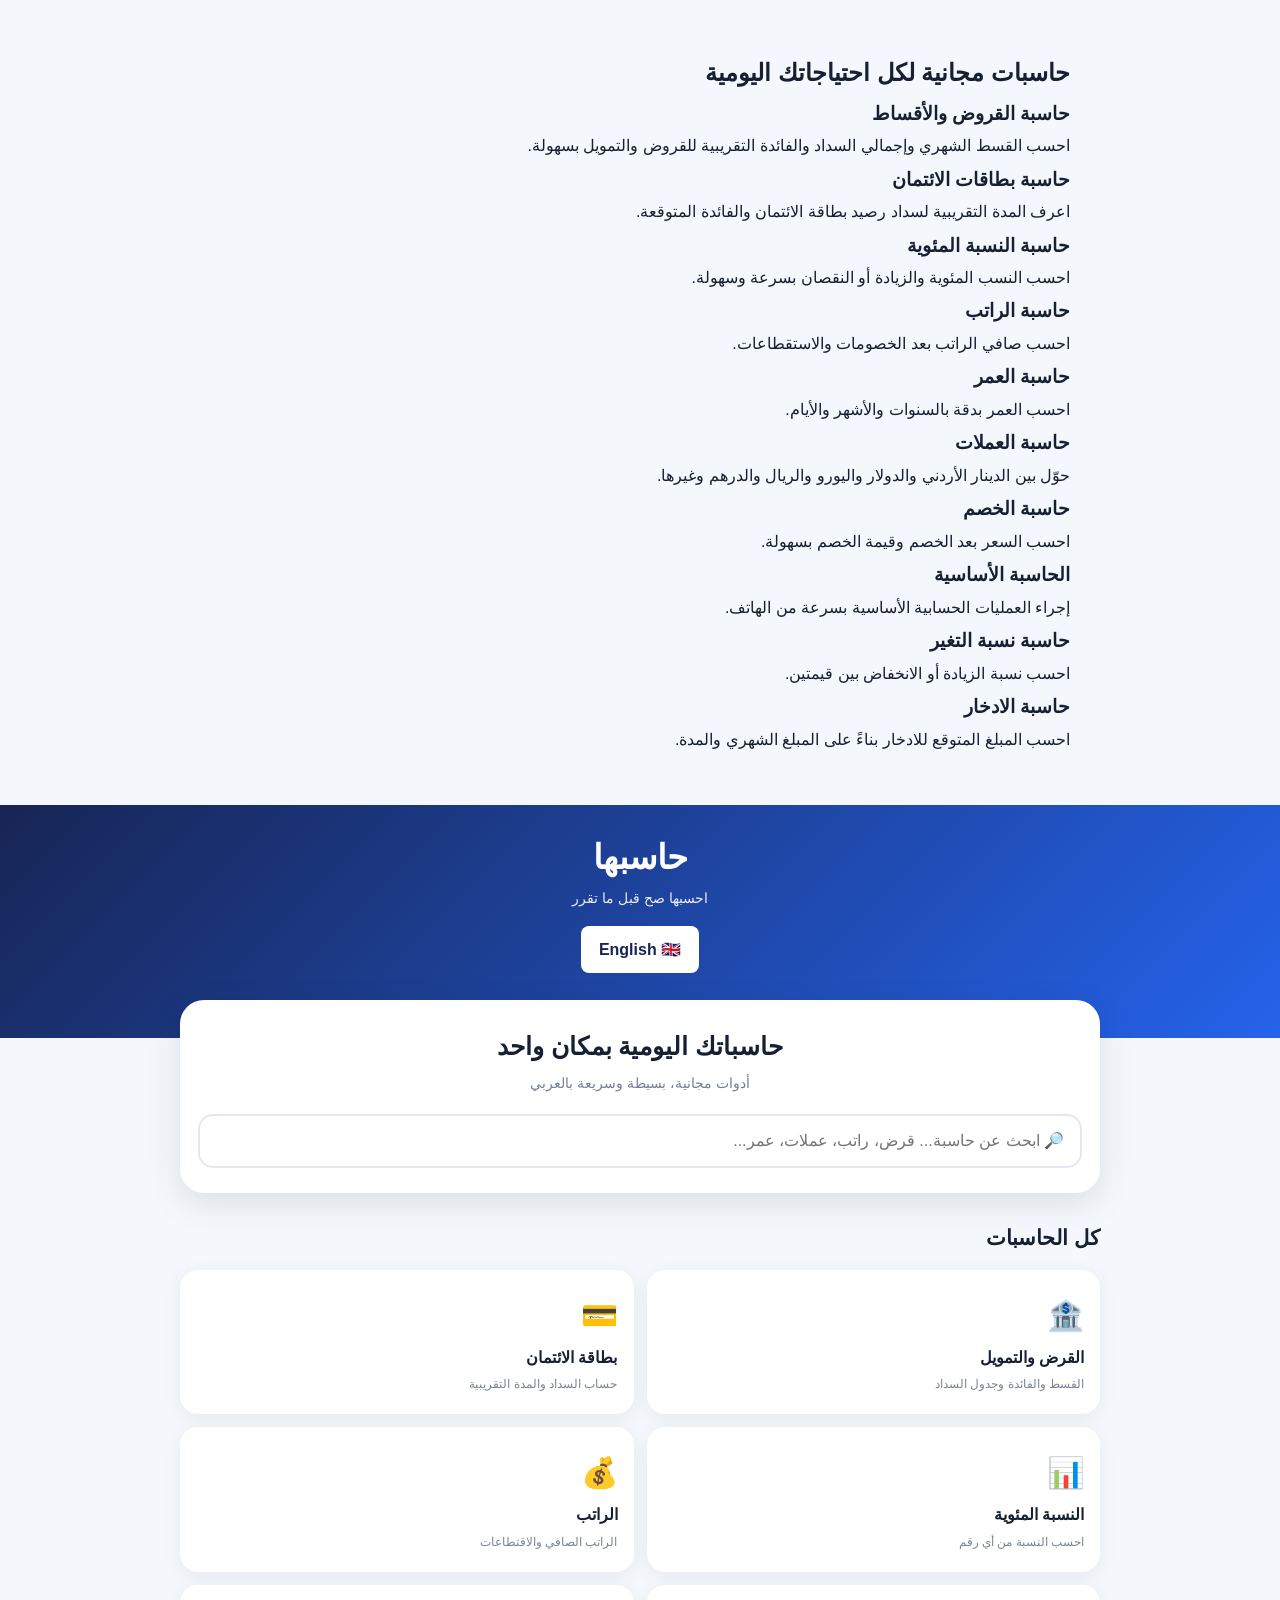
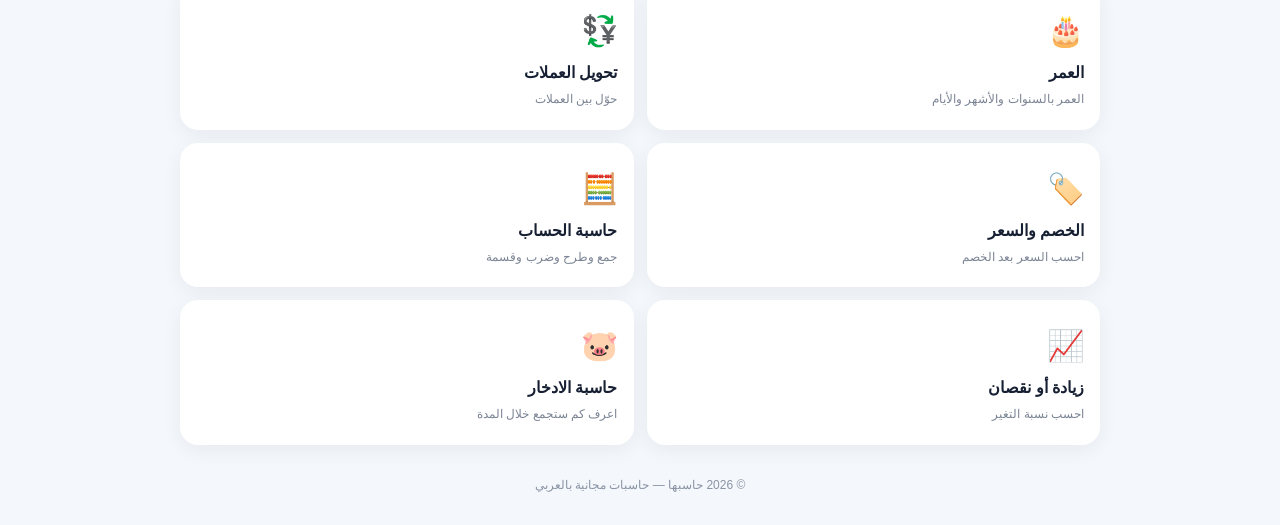
<file: index.html>
<!DOCTYPE html>
<html lang="ar" dir="rtl">
<head>
<meta name="google-site-verification" content="KtPRBfcMTewbkzMT90OExhChbfPAh-9Cf-xUpydOajU" />
<meta charset="UTF-8">
<title>حاسبها | حاسبات القروض والرواتب والعملات والنسب</title>

<meta name="description" content="حاسبها موقع عربي مجاني للحسابات اليومية. احسب القروض والأقساط والرواتب والنسب المئوية والعمر والعملات والخصومات والادخار بسهولة.">

<meta name="keywords" content="حاسبة قرض, حاسبة قسط, حاسبة تمويل, حاسبة راتب, حاسبة نسبة مئوية, حاسبة عمر, حاسبة عملات, حاسبة خصم, حاسبة ادخار">

<meta name="robots" content="index, follow">

<link rel="canonical" href="https://zaidowiedat-lab.github.io/hasbha-/">
<meta name="viewport" content="width=device-width, initial-scale=1.0">
<title>حاسبها | حاسبات القروض والرواتب والعملات والنسب</title>

<style>
*{
  box-sizing:border-box;
  margin:0;
  padding:0;
}

body{
  font-family:Tahoma,Arial,sans-serif;
  background:#f4f7fb;
  color:#172033;
  line-height:1.7;
}

header{
  background:linear-gradient(135deg,#172554,#2563eb);
  color:white;
  padding:24px 15px 65px;
  text-align:center;
}

.logo{
  font-size:34px;
  font-weight:900;
}

.tagline{
  font-size:14px;
  opacity:.9;
}

.container{
  max-width:950px;
  margin:auto;
  padding:0 15px;
}

.hero{
  margin-top:-38px;
}

.hero-box{
  background:white;
  border-radius:24px;
  padding:25px 18px;
  box-shadow:0 10px 35px rgba(0,0,0,.10);
  text-align:center;
}

.hero-box h1{
  font-size:25px;
  margin-bottom:5px;
}

.hero-box p{
  color:#758095;
  font-size:14px;
  margin-bottom:18px;
}

.search{
  width:100%;
  padding:16px;
  border:2px solid #e3e8f0;
  border-radius:15px;
  font-size:16px;
  outline:none;
}

.search:focus{
  border-color:#2563eb;
}

.section-title{
  margin:27px 0 14px;
  font-size:21px;
}

.cards{
  display:grid;
  grid-template-columns:repeat(2,1fr);
  gap:13px;
}

.card{
  background:white;
  border-radius:18px;
  padding:18px 14px;
  box-shadow:0 5px 20px rgba(0,0,0,.06);
  cursor:pointer;
  border:2px solid transparent;
  transition:.2s;
}

.card:hover{
  border-color:#2563eb;
  transform:translateY(-2px);
}

.card-icon{
  font-size:30px;
}

.card h3{
  font-size:16px;
  margin:3px 0;
}

.card p{
  color:#7b8494;
  font-size:12px;
}

.calculator{
  display:none;
  background:white;
  margin:25px 0;
  padding:22px 17px;
  border-radius:21px;
  box-shadow:0 6px 25px rgba(0,0,0,.07);
}

.calculator.active{
  display:block;
}

.calculator h2{
  font-size:22px;
  margin-bottom:4px;
}

.description{
  color:#788395;
  font-size:13px;
  margin-bottom:18px;
}

label{
  display:block;
  font-weight:bold;
  font-size:14px;
  margin:12px 0 5px;
}

input,select{
  width:100%;
  padding:13px;
  border:1px solid #d9e0eb;
  border-radius:11px;
  font-size:16px;
  background:white;
  outline:none;
}

input:focus,select:focus{
  border-color:#2563eb;
}

button{
  width:100%;
  border:0;
  padding:14px;
  margin-top:17px;
  border-radius:12px;
  background:#2563eb;
  color:white;
  font-size:16px;
  font-weight:bold;
  cursor:pointer;
}

button:hover{
  background:#1d4ed8;
}

.back{
  background:#edf1f6;
  color:#263247;
}

.result{
  background:#eff6ff;
  color:#172554;
  padding:16px;
  border-radius:13px;
  margin-top:17px;
  min-height:55px;
}

.result strong{
  font-size:21px;
}

.table-wrap{
  overflow-x:auto;
  margin-top:18px;
}

table{
  width:100%;
  border-collapse:collapse;
  font-size:12px;
  min-width:600px;
}

th,td{
  padding:8px;
  border-bottom:1px solid #e5e9f0;
  text-align:center;
}

th{
  background:#eef4ff;
}

.note{
  font-size:11px;
  color:#7c8797;
  margin-top:10px;
}

.no-results{
  display:none;
  background:white;
  padding:25px;
  text-align:center;
  border-radius:16px;
  color:#788395;
}

footer{
  text-align:center;
  padding:30px 15px;
  color:#8a94a5;
  font-size:12px;
}

.hidden{
  display:none!important;
}

@media(max-width:600px){
  .cards{
    grid-template-columns:1fr 1fr;
  }

  .card{
    padding:16px 11px;
  }

  .card h3{
    font-size:14px;
  }

  .hero-box h1{
    font-size:22px;
  }
}
</style>
<!-- SEO: Calculator topics -->
<section style="max-width:900px;margin:30px auto;padding:20px;line-height:1.9;">
  <h2>حاسبات مجانية لكل احتياجاتك اليومية</h2>

  <h3>حاسبة القروض والأقساط</h3>
  <p>احسب القسط الشهري وإجمالي السداد والفائدة التقريبية للقروض والتمويل بسهولة.</p>

  <h3>حاسبة بطاقات الائتمان</h3>
  <p>اعرف المدة التقريبية لسداد رصيد بطاقة الائتمان والفائدة المتوقعة.</p>

  <h3>حاسبة النسبة المئوية</h3>
  <p>احسب النسب المئوية والزيادة أو النقصان بسرعة وسهولة.</p>

  <h3>حاسبة الراتب</h3>
  <p>احسب صافي الراتب بعد الخصومات والاستقطاعات.</p>

  <h3>حاسبة العمر</h3>
  <p>احسب العمر بدقة بالسنوات والأشهر والأيام.</p>

  <h3>حاسبة العملات</h3>
  <p>حوّل بين الدينار الأردني والدولار واليورو والريال والدرهم وغيرها.</p>

  <h3>حاسبة الخصم</h3>
  <p>احسب السعر بعد الخصم وقيمة الخصم بسهولة.</p>

  <h3>الحاسبة الأساسية</h3>
  <p>إجراء العمليات الحسابية الأساسية بسرعة من الهاتف.</p>

  <h3>حاسبة نسبة التغير</h3>
  <p>احسب نسبة الزيادة أو الانخفاض بين قيمتين.</p>

  <h3>حاسبة الادخار</h3>
  <p>احسب المبلغ المتوقع للادخار بناءً على المبلغ الشهري والمدة.</p>
</section>
<script type="application/ld+json">
{
  "@context": "https://schema.org",
  "@type": "WebSite",
  "name": "حاسبها",
  "url": "https://zaidowiedat-lab.github.io/hasbha-/",
  "description": "حاسبها موقع عربي مجاني للحسابات اليومية والقروض والرواتب والنسب والعملات والخصومات والادخار",
  "inLanguage": "ar"
}
</script>

</head>

<body>

<header>
  <div class="logo">حاسبها</div>
  <div class="tagline">احسبها صح قبل ما تقرر</div>
  <a href="/hasbha-/en/" style="display:inline-block;margin-top:15px;padding:10px 18px;background:white;color:#172554;border-radius:8px;text-decoration:none;font-weight:bold;">English 🇬🇧</a>
</header>

<div class="container">

<div class="hero">
  <div class="hero-box">
    <h1>حاسباتك اليومية بمكان واحد</h1>
    <p>أدوات مجانية، بسيطة وسريعة بالعربي</p>

    <input
      id="search"
      class="search"
      type="text"
      placeholder="🔎 ابحث عن حاسبة... قرض، راتب، عملات، عمر..."
      oninput="searchCalculators()">
  </div>
</div>


<h2 class="section-title">كل الحاسبات</h2>

<div class="cards" id="cards">

<div class="card" data-name="قرض قسط تمويل بنك فائدة" onclick="openCalc('loan')">
<div class="card-icon">🏦</div>
<h3>القرض والتمويل</h3>
<p>القسط والفائدة وجدول السداد</p>
</div>

<div class="card" data-name="بطاقة ائتمان فيزا ماستر كارد قسط بطاقة" onclick="openCalc('card')">
<div class="card-icon">💳</div>
<h3>بطاقة الائتمان</h3>
<p>حساب السداد والمدة التقريبية</p>
</div>

<div class="card" data-name="نسبة مئوية نسبة حساب" onclick="openCalc('percentage')">
<div class="card-icon">📊</div>
<h3>النسبة المئوية</h3>
<p>احسب النسبة من أي رقم</p>
</div>

<div class="card" data-name="راتب دخل خصم اقتطاع راتب صافي" onclick="openCalc('salary')">
<div class="card-icon">💰</div>
<h3>الراتب</h3>
<p>الراتب الصافي والاقتطاعات</p>
</div>

<div class="card" data-name="عمر تاريخ ميلاد" onclick="openCalc('age')">
<div class="card-icon">🎂</div>
<h3>العمر</h3>
<p>العمر بالسنوات والأشهر والأيام</p>
</div>

<div class="card" data-name="عملات دولار دينار يورو ريال درهم تحويل" onclick="openCalc('currency')">
<div class="card-icon">💱</div>
<h3>تحويل العملات</h3>
<p>حوّل بين العملات</p>
</div>

<div class="card" data-name="خصم تخفيض سعر تنزيل" onclick="openCalc('discount')">
<div class="card-icon">🏷️</div>
<h3>الخصم والسعر</h3>
<p>احسب السعر بعد الخصم</p>
</div>

<div class="card" data-name="جمع طرح ضرب قسمة آلة حاسبة حساب" onclick="openCalc('basic')">
<div class="card-icon">🧮</div>
<h3>حاسبة الحساب</h3>
<p>جمع وطرح وضرب وقسمة</p>
</div>

<div class="card" data-name="زيادة نقصان نسبة ارتفاع انخفاض" onclick="openCalc('change')">
<div class="card-icon">📈</div>
<h3>زيادة أو نقصان</h3>
<p>احسب نسبة التغير</p>
</div>

<div class="card" data-name="ادخار توفير توفير المال مدخرات" onclick="openCalc('saving')">
<div class="card-icon">🐷</div>
<h3>حاسبة الادخار</h3>
<p>اعرف كم ستجمع خلال المدة</p>
</div>

</div>

<div class="no-results" id="noResults">
ما لقينا حاسبة بهذا الاسم 🔎
</div>


<!-- القرض -->

<section class="calculator" id="loan">

<h2>🏦 حاسبة القرض والتمويل</h2>
<p class="description">احسب القسط الشهري وإجمالي السداد والفائدة مع جدول تقريبي.</p>

<label>مبلغ القرض</label>
<input id="loanAmount" type="number" placeholder="مثال: 10000">

<label>الفائدة السنوية %</label>
<input id="loanRate" type="number" step="0.01" placeholder="مثال: 7.25">

<label>مدة القرض بالأشهر</label>
<input id="loanMonths" type="number" placeholder="مثال: 60">

<button onclick="calculateLoan()">احسب القرض</button>

<div class="result" id="loanResult">أدخل البيانات واضغط احسب.</div>

<div class="table-wrap">
<table id="loanTable"></table>
</div>

<button class="back" onclick="closeCalc()">← رجوع</button>

</section>


<!-- بطاقة الائتمان -->

<section class="calculator" id="card">

<h2>💳 حاسبة بطاقة الائتمان</h2>
<p class="description">تقدير تقريبي للمدة اللازمة للسداد عند دفع مبلغ ثابت شهريًا.</p>

<label>المبلغ المستحق</label>
<input id="cardBalance" type="number" placeholder="مثال: 1000">

<label>الفائدة السنوية %</label>
<input id="cardRate" type="number" step="0.01" placeholder="مثال: 20">

<label>الدفع الشهري</label>
<input id="cardPayment" type="number" placeholder="مثال: 100">

<button onclick="calculateCard()">احسب</button>

<div class="result" id="cardResult">أدخل البيانات واضغط احسب.</div>

<p class="note">النتيجة تقديرية وقد تختلف عن طريقة احتساب البنك للبطاقة والرسوم.</p>

<button class="back" onclick="closeCalc()">← رجوع</button>

</section>


<!-- النسبة -->

<section class="calculator" id="percentage">

<h2>📊 حاسبة النسبة المئوية</h2>
<p class="description">احسب قيمة نسبة مئوية من رقم.</p>

<label>الرقم</label>
<input id="percentNumber" type="number" placeholder="مثال: 500">

<label>النسبة %</label>
<input id="percentValue" type="number" step="0.01" placeholder="مثال: 15">

<button onclick="calculatePercentage()">احسب</button>

<div class="result" id="percentageResult">أدخل البيانات واضغط احسب.</div>

<button class="back" onclick="closeCalc()">← رجوع</button>

</section>


<!-- الراتب -->

<section class="calculator" id="salary">

<h2>💰 حاسبة الراتب</h2>
<p class="description">احسب راتبك الصافي بعد الخصومات.</p>

<label>الراتب الإجمالي</label>
<input id="grossSalary" type="number" placeholder="مثال: 1000">

<label>إجمالي الخصومات</label>
<input id="salaryDeductions" type="number" placeholder="مثال: 250">

<button onclick="calculateSalary()">احسب الصافي</button>

<div class="result" id="salaryResult">أدخل البيانات واضغط احسب.</div>

<button class="back" onclick="closeCalc()">← رجوع</button>

</section>


<!-- العمر -->

<section class="calculator" id="age">

<h2>🎂 حاسبة العمر</h2>
<p class="description">اعرف عمرك بالسنوات والأشهر والأيام.</p>

<label>تاريخ الميلاد</label>
<input id="birthDate" type="date">

<button onclick="calculateAge()">احسب العمر</button>

<div class="result" id="ageResult">اختر تاريخ الميلاد.</div>

<button class="back" onclick="closeCalc()">← رجوع</button>

</section>


<!-- العملات -->

<section class="calculator" id="currency">

<h2>💱 محول العملات</h2>
<p class="description">حوّل العملات باستخدام أسعار صرف قابلة للتعديل.</p>

<label>المبلغ</label>
<input id="currencyAmount" type="number" placeholder="مثال: 100">

<label>من</label>
<select id="currencyFrom">
<option value="JOD">الدينار الأردني JOD</option>
<option value="USD">الدولار الأمريكي USD</option>
<option value="EUR">اليورو EUR</option>
<option value="SAR">الريال السعودي SAR</option>
<option value="AED">الدرهم الإماراتي AED</option>
<option value="QAR">الريال القطري QAR</option>
<option value="KWD">الدينار الكويتي KWD</option>
<option value="GBP">الجنيه الإسترليني GBP</option>
</select>

<label>إلى</label>
<select id="currencyTo">
<option value="USD">الدولار الأمريكي USD</option>
<option value="JOD">الدينار الأردني JOD</option>
<option value="EUR">اليورو EUR</option>
<option value="SAR">الريال السعودي SAR</option>
<option value="AED">الدرهم الإماراتي AED</option>
<option value="QAR">الريال القطري QAR</option>
<option value="KWD">الدينار الكويتي KWD</option>
<option value="GBP">الجنيه الإسترليني GBP</option>
</select>

<button onclick="convertCurrency()">تحويل</button>

<div class="result" id="currencyResult">أدخل المبلغ واختر العملات.</div>

<p class="note">
أسعار الصرف داخل الحاسبة تقريبية وليست أسعارًا لحظية.
</p>

<button class="back" onclick="closeCalc()">← رجوع</button>

</section>


<!-- الخصم -->

<section class="calculator" id="discount">

<h2>🏷️ حاسبة الخصم</h2>
<p class="description">اعرف قيمة الخصم والسعر النهائي.</p>

<label>السعر الأصلي</label>
<input id="originalPrice" type="number" placeholder="مثال: 100">

<label>نسبة الخصم %</label>
<input id="discountPercent" type="number" placeholder="مثال: 20">

<button onclick="calculateDiscount()">احسب السعر</button>

<div class="result" id="discountResult">أدخل البيانات واضغط احسب.</div>

<button class="back" onclick="closeCalc()">← رجوع</button>

</section>


<!-- الحساب -->

<section class="calculator" id="basic">

<h2>🧮 حاسبة الحساب</h2>
<p class="description">إجراء العمليات الحسابية الأساسية.</p>

<label>الرقم الأول</label>
<input id="basicA" type="number" placeholder="مثال: 100">

<label>العملية</label>
<select id="basicOperation">
<option value="+">جمع +</option>
<option value="-">طرح −</option>
<option value="*">ضرب ×</option>
<option value="/">قسمة ÷</option>
</select>

<label>الرقم الثاني</label>
<input id="basicB" type="number" placeholder="مثال: 25">

<button onclick="calculateBasic()">احسب</button>

<div class="result" id="basicResult">أدخل الأرقام واضغط احسب.</div>

<button class="back" onclick="closeCalc()">← رجوع</button>

</section>


<!-- التغير -->

<section class="calculator" id="change">

<h2>📈 حاسبة الزيادة والنقصان</h2>
<p class="description">احسب نسبة التغير بين رقمين.</p>

<label>القيمة القديمة</label>
<input id="oldValue" type="number" placeholder="مثال: 100">

<label>القيمة الجديدة</label>
<input id="newValue" type="number" placeholder="مثال: 120">

<button onclick="calculateChange()">احسب التغير</button>

<div class="result" id="changeResult">أدخل القيم واضغط احسب.</div>

<button class="back" onclick="closeCalc()">← رجوع</button>

</section>


<!-- الادخار -->

<section class="calculator" id="saving">

<h2>🐷 حاسبة الادخار</h2>
<p class="description">احسب المبلغ الذي ستجمعه من خلال ادخار مبلغ شهري.</p>

<label>المبلغ الموجود حاليًا</label>
<input id="savingStart" type="number" placeholder="مثال: 500">

<label>المبلغ الذي ستدخره شهريًا</label>
<input id="savingMonthly" type="number" placeholder="مثال: 100">

<label>عدد الأشهر</label>
<input id="savingMonths" type="number" placeholder="مثال: 12">

<button onclick="calculateSaving()">احسب الادخار</button>

<div class="result" id="savingResult">أدخل البيانات واضغط احسب.</div>

<button class="back" onclick="closeCalc()">← رجوع</button>

</section>

</div>


<footer>
© 2026 حاسبها — حاسبات مجانية بالعربي
</footer>


<script>

/* فتح الحاسبة */

function openCalc(id){

document.querySelectorAll('.calculator').forEach(function(x){
x.classList.remove('active');
});

document.getElementById(id).classList.add('active');

document.getElementById(id).scrollIntoView({
behavior:'smooth',
block:'start'
});

}


/* إغلاق الحاسبات */

function closeCalc(){

document.querySelectorAll('.calculator').forEach(function(x){
x.classList.remove('active');
});

window.scrollTo({
top:0,
behavior:'smooth'
});

}


/* البحث */

function searchCalculators(){

let text=document.getElementById('search').value.trim().toLowerCase();

let cards=document.querySelectorAll('.card');

let found=false;

cards.forEach(function(card){

let name=card.getAttribute('data-name').toLowerCase();

if(text==='' || name.includes(text)){

card.classList.remove('hidden');
found=true;

}else{

card.classList.add('hidden');

}

});

document.getElementById('noResults').style.display=
found?'none':'block';

if(text===''){
closeCalc();
return;
}

if(text.includes('قرض') || text.includes('قسط') || text.includes('تمويل')){
openCalc('loan');
}

else if(text.includes('بطاق')){
openCalc('card');
}

else if(text.includes('نسبة')){
openCalc('percentage');
}

else if(text.includes('راتب') || text.includes('دخل')){
openCalc('salary');
}

else if(text.includes('عمر') || text.includes('ميلاد')){
openCalc('age');
}

else if(text.includes('عمل') || text.includes('دولار') || text.includes('دينار') || text.includes('يورو')){
openCalc('currency');
}

else if(text.includes('خصم') || text.includes('سعر')){
openCalc('discount');
}

else if(text.includes('جمع') || text.includes('طرح') || text.includes('ضرب') || text.includes('قسمة')){
openCalc('basic');
}

else if(text.includes('زيادة') || text.includes('نقصان') || text.includes('تغير')){
openCalc('change');
}

else if(text.includes('ادخار') || text.includes('توفير')){
openCalc('saving');
}

}


/* القرض */

function calculateLoan(){

let P=Number(document.getElementById('loanAmount').value);
let annual=Number(document.getElementById('loanRate').value);
let months=Number(document.getElementById('loanMonths').value);

let result=document.getElementById('loanResult');

if(P<=0 || annual<0 || months<=0){

result.innerHTML='⚠️ تأكد من إدخال البيانات بشكل صحيح.';
return;

}

let r=annual/100/12;

let payment;

if(r===0){

payment=P/months;

}else{

payment=P*r*Math.pow(1+r,months)/
(Math.pow(1+r,months)-1);

}

let total=payment*months;
let interest=total-P;

result.innerHTML=
'القسط الشهري:<br><strong>'+
payment.toFixed(2)+' دينار</strong><br><br>'+
'إجمالي السداد: '+total.toFixed(2)+' دينار<br>'+
'إجمالي الفائدة: '+interest.toFixed(2)+' دينار';

let balance=P;

let html=
'<tr><th>القسط</th><th>القسط الشهري</th><th>الفائدة</th><th>من أصل القرض</th><th>المتبقي</th></tr>';

let rows=Math.min(months,120);

for(let i=1;i<=rows;i++){

let interestPart=balance*r;
let principalPart=payment-interestPart;

balance-=principalPart;

if(balance<0) balance=0;

html+=
'<tr>'+
'<td>'+i+'</td>'+
'<td>'+payment.toFixed(2)+'</td>'+
'<td>'+interestPart.toFixed(2)+'</td>'+
'<td>'+principalPart.toFixed(2)+'</td>'+
'<td>'+balance.toFixed(2)+'</td>'+
'</tr>';

}

if(months>120){

html+=
'<tr><td colspan="5">يتم عرض أول 120 قسط فقط.</td></tr>';

}

document.getElementById('loanTable').innerHTML=html;

}


/* بطاقة الائتمان */

function calculateCard(){

let balance=Number(document.getElementById('cardBalance').value);
let annual=Number(document.getElementById('cardRate').value);
let payment=Number(document.getElementById('cardPayment').value);

let result=document.getElementById('cardResult');

if(balance<=0 || annual<0 || payment<=0){

result.innerHTML='⚠️ تأكد من إدخال البيانات بشكل صحيح.';
return;

}

let monthlyRate=annual/100/12;

if(monthlyRate>0 && payment<=balance*monthlyRate){

result.innerHTML=
'⚠️ الدفعة الشهرية لا تكفي لتغطية الفائدة الشهرية.';
return;

}

let current=balance;
let months=0;
let interestTotal=0;

while(current>0 && months<1200){

let interest=current*monthlyRate;
interestTotal+=interest;

current=current+interest-payment;

months++;

}

if(months>=1200){

result.innerHTML='⚠️ المدة طويلة جدًا بهذه الدفعة الشهرية.';
return;

}

result.innerHTML=
'المدة التقريبية للسداد:<br>'+
'<strong>'+months+' شهر</strong><br><br>'+
'إجمالي الفائدة التقريبية: '+
interestTotal.toFixed(2)+' دينار';

}


/* النسبة */

function calculatePercentage(){

let number=Number(document.getElementById('percentNumber').value);
let percent=Number(document.getElementById('percentValue').value);

if(number<0 || percent<0){

document.getElementById('percentageResult').innerHTML=
'⚠️ تأكد من البيانات.';
return;

}

let answer=number*percent/100;

document.getElementById('percentageResult').innerHTML=
percent+'% من '+number+' تساوي:<br>'+
'<strong>'+answer.toFixed(2)+'</strong>';

}


/* الراتب */

function calculateSalary(){

let gross=Number(document.getElementById('grossSalary').value);
let deductions=Number(document.getElementById('salaryDeductions').value);

if(gross<0 || deductions<0 || deductions>gross){

document.getElementById('salaryResult').innerHTML=
'⚠️ تأكد من أن الخصومات لا تتجاوز الراتب.';
return;

}

let net=gross-deductions;

let percent=gross===0?0:(deductions/gross)*100;

document.getElementById('salaryResult').innerHTML=
'الراتب الصافي:<br>'+
'<strong>'+net.toFixed(2)+' دينار</strong><br><br>'+
'الخصومات: '+deductions.toFixed(2)+' دينار<br>'+
'نسبة الخصومات: '+percent.toFixed(2)+'%';

}


/* العمر */

function calculateAge(){

let value=document.getElementById('birthDate').value;

let result=document.getElementById('ageResult');

if(!value){

result.innerHTML='⚠️ اختر تاريخ الميلاد أولًا.';
return;

}

let birth=new Date(value+'T00:00:00');
let today=new Date();

if(birth>today){

result.innerHTML='⚠️ تاريخ الميلاد لا يمكن أن يكون في المستقبل.';
return;

}

let years=today.getFullYear()-birth.getFullYear();
let months=today.getMonth()-birth.getMonth();
let days=today.getDate()-birth.getDate();

if(days<0){

months--;

let previous=new Date(
today.getFullYear(),
today.getMonth(),
0
);

days+=previous.getDate();

}

if(months<0){

years--;
months+=12;

}

result.innerHTML=
'عمرك هو:<br>'+
'<strong>'+years+' سنة</strong><br>'+
months+' شهر و '+days+' يوم';

}


/* أسعار العملات التقريبية */

const rates={
JOD:1,
USD:1.410,
EUR:1.515,
SAR:5.29,
AED:5.18,
QAR:5.13,
KWD:0.433,
GBP:1.08
};


/* العملات */

function convertCurrency(){

let amount=Number(document.getElementById('currencyAmount').value);
let from=document.getElementById('currencyFrom').value;
let to=document.getElementById('currencyTo').value;

if(amount<0){

document.getElementById('currencyResult').innerHTML=
'⚠️ أدخل مبلغًا صحيحًا.';
return;

}

let jodValue=amount/rates[from];
let converted=jodValue*rates[to];

document.getElementById('currencyResult').innerHTML=
amount.toFixed(2)+' '+from+' تساوي تقريبًا:<br>'+
'<strong>'+converted.toFixed(2)+' '+to+'</strong>';

}


/* الخصم */

function calculateDiscount(){

let price=Number(document.getElementById('originalPrice').value);
let percent=Number(document.getElementById('discountPercent').value);

if(price<0 || percent<0){

document.getElementById('discountResult').innerHTML=
'⚠️ تأكد من البيانات.';
return;

}

let discount=price*percent/100;
let finalPrice=price-discount;

document.getElementById('discountResult').innerHTML=
'قيمة الخصم:<br>'+
'<strong>'+discount.toFixed(2)+'</strong><br><br>'+
'السعر بعد الخصم:<br>'+
'<strong>'+finalPrice.toFixed(2)+'</strong>';

}


/* الحساب */

function calculateBasic(){

let a=Number(document.getElementById('basicA').value);
let b=Number(document.getElementById('basicB').value);
let op=document.getElementById('basicOperation').value;

let answer;

if(op==='+') answer=a+b;
if(op==='-') answer=a-b;
if(op==='*') answer=a*b;

if(op==='/' && b===0){

document.getElementById('basicResult').innerHTML=
'⚠️ لا يمكن القسمة على صفر.';
return;

}

if(op==='/') answer=a/b;

document.getElementById('basicResult').innerHTML=
'النتيجة:<br><strong>'+answer+'</strong>';

}


/* نسبة التغير */

function calculateChange(){

let oldValue=Number(document.getElementById('oldValue').value);
let newValue=Number(document.getElementById('newValue').value);

if(oldValue===0){

document.getElementById('changeResult').innerHTML=
'⚠️ القيمة القديمة لا يمكن أن تكون صفرًا.';
return;

}

let change=((newValue-oldValue)/Math.abs(oldValue))*100;

let word=change>=0?'زيادة':'نقصان';

document.getElementById('changeResult').innerHTML=
'نسبة التغير:<br>'+
'<strong>'+Math.abs(change).toFixed(2)+'%</strong><br><br>'+
'النتيجة: '+word;

}


/* الادخار */

function calculateSaving(){

let start=Number(document.getElementById('savingStart').value);
let monthly=Number(document.getElementById('savingMonthly').value);
let months=Number(document.getElementById('savingMonths').value);

if(start<0 || monthly<0 || months<=0){

document.getElementById('savingResult').innerHTML=
'⚠️ تأكد من البيانات.';
return;

}

let total=start+(monthly*months);

document.getElementById('savingResult').innerHTML=
'المبلغ المتوقع جمعه:<br>'+
'<strong>'+total.toFixed(2)+' دينار</strong><br><br>'+
'إجمالي الإيداعات الشهرية: '+
(monthly*months).toFixed(2)+' دينار';

}

</script>

</body>
</html>
</file>
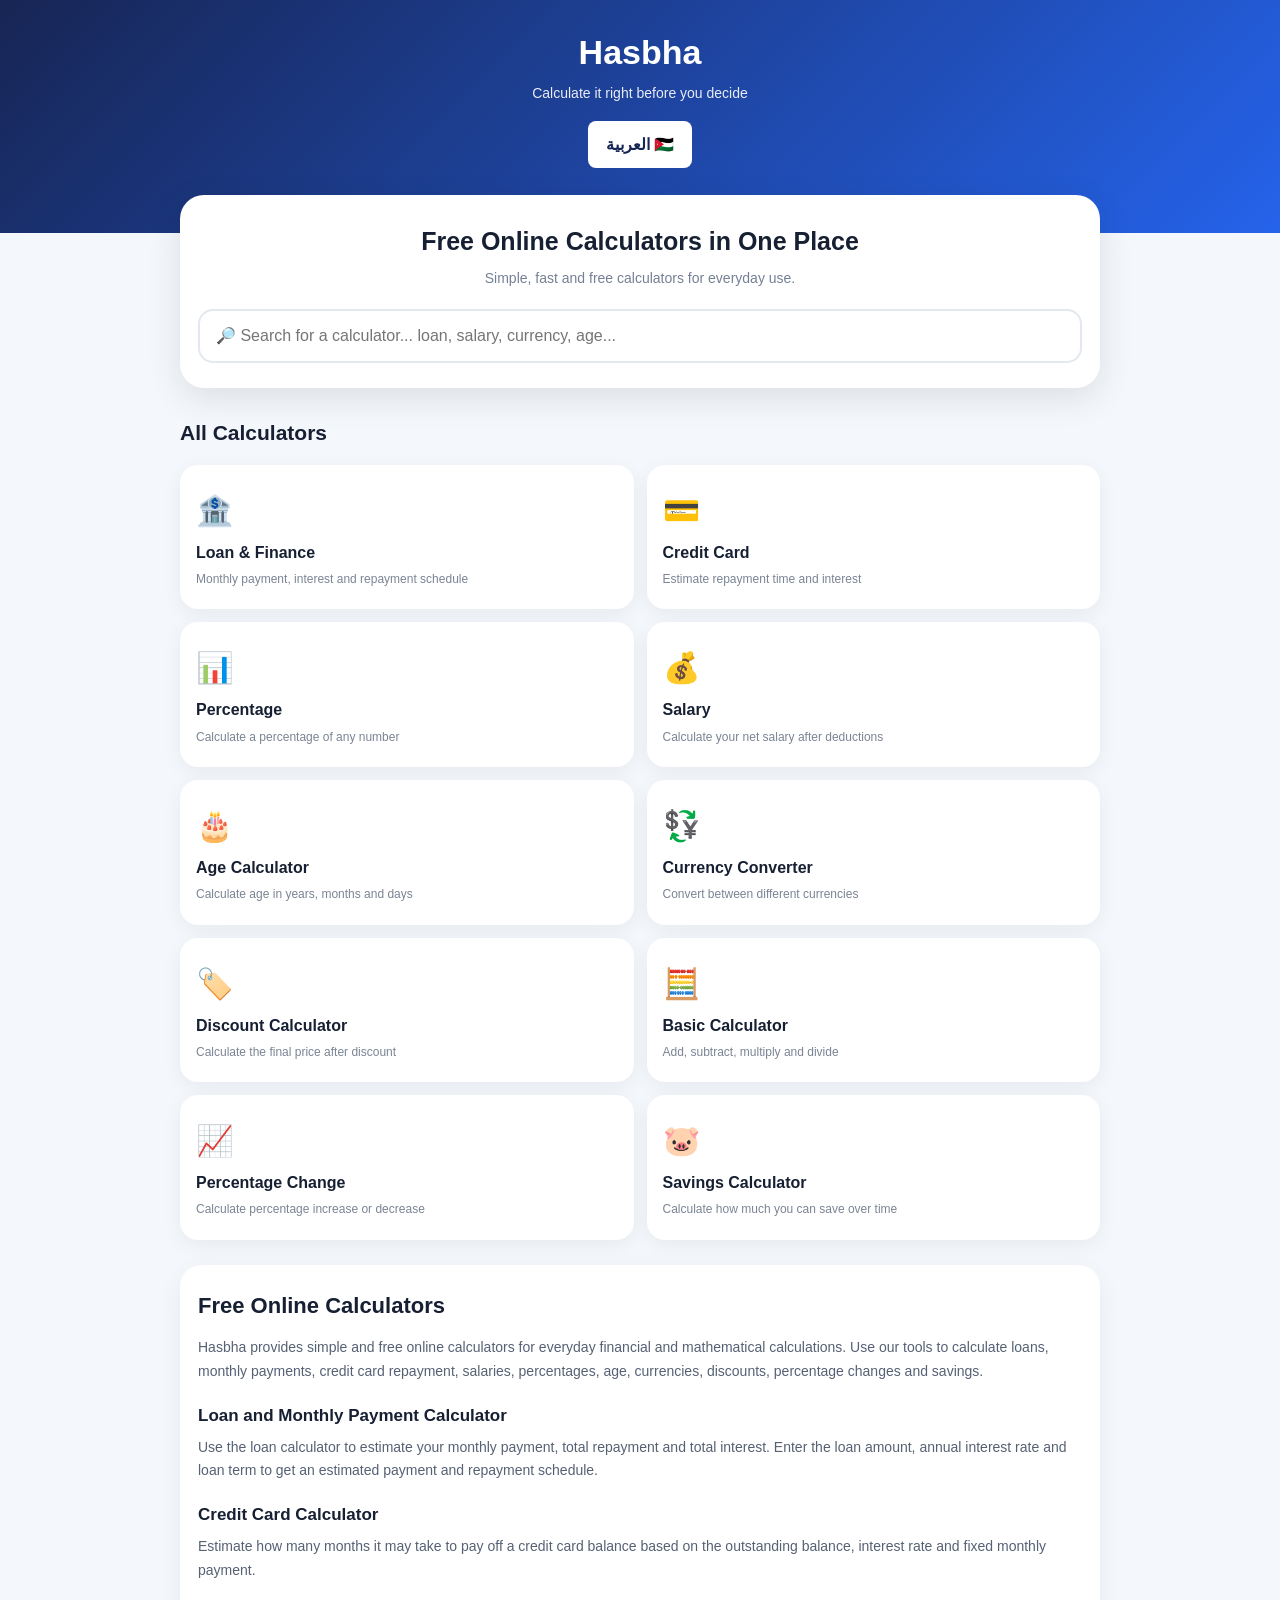
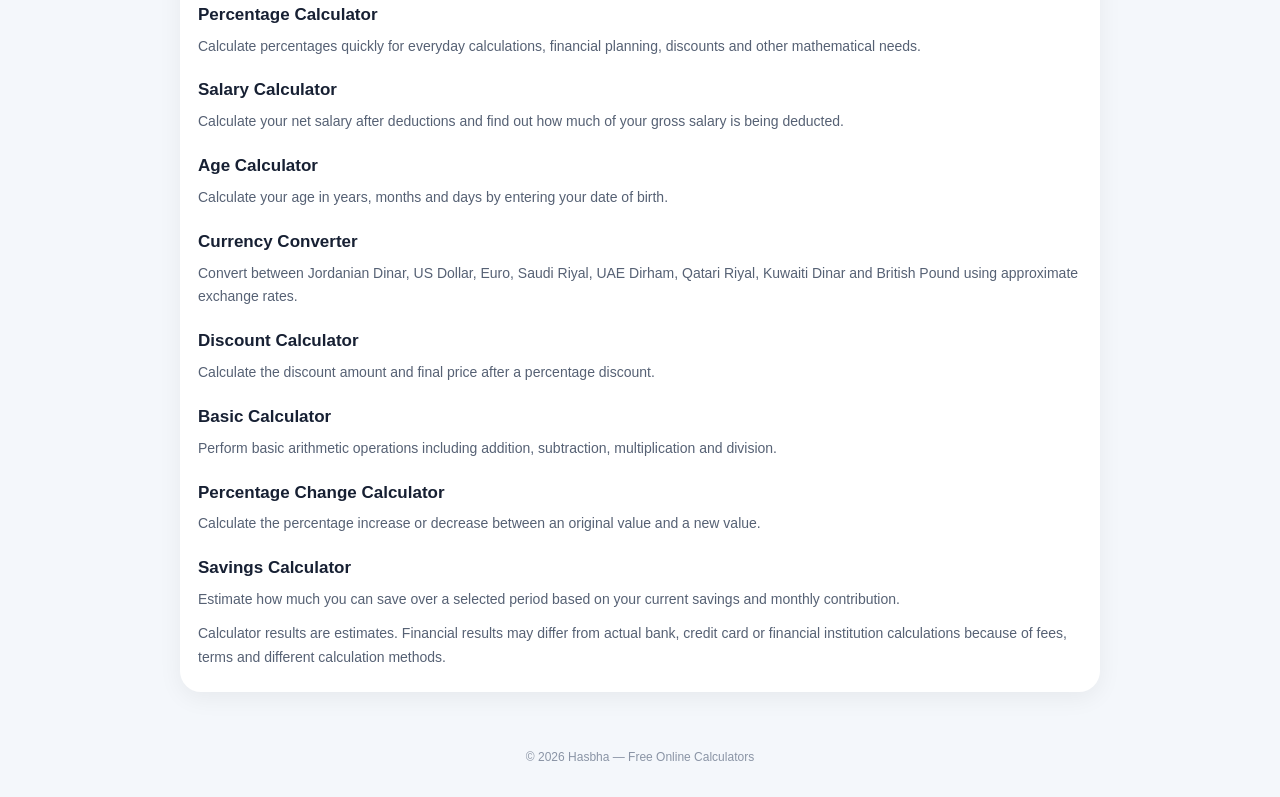
<file: en/index.html>
<!DOCTYPE html><html lang="en" dir="ltr">
<head><meta charset="UTF-8"><title>Hasbha | Free Loan, Salary, Currency & Percentage Calculators</title><meta name="description" content="Hasbha is a free online calculator website. Calculate loans, monthly payments, credit cards, salaries, percentages, age, currencies, discounts, savings and more."><meta name="keywords" content="loan calculator, monthly payment calculator, finance calculator, salary calculator, percentage calculator, age calculator, currency converter, discount calculator, savings calculator, credit card calculator"><meta name="robots" content="index, follow"><link rel="canonical" href="https://zaidowiedat-lab.github.io/hasbha-/en/"><link rel="alternate" hreflang="ar" href="https://zaidowiedat-lab.github.io/hasbha-/">
<link rel="alternate" hreflang="en" href="https://zaidowiedat-lab.github.io/hasbha-/en/">
<link rel="alternate" hreflang="x-default" href="https://zaidowiedat-lab.github.io/hasbha-/"><meta name="viewport" content="width=device-width, initial-scale=1.0"><meta property="og:type" content="website">
<meta property="og:title" content="Hasbha | Free Online Calculators">
<meta property="og:description" content="Free calculators for loans, salaries, percentages, currencies, discounts, age and savings.">
<meta property="og:url" content="https://zaidowiedat-lab.github.io/hasbha-/en/">
<meta property="og:site_name" content="Hasbha"><script type="application/ld+json">
{
  "@context": "https://schema.org",
  "@type": "WebSite",
  "name": "Hasbha",
  "alternateName": "حاسبها",
  "url": "https://zaidowiedat-lab.github.io/hasbha-/en/",
  "description": "Free online calculators for loans, salaries, percentages, currencies, discounts, age, credit cards and savings.",
  "inLanguage": "en"
}
</script><style>

*{
box-sizing:border-box;
margin:0;
padding:0;
}

body{
font-family:Arial,Tahoma,sans-serif;
background:#f4f7fb;
color:#172033;
line-height:1.7;
}

header{
background:linear-gradient(135deg,#172554,#2563eb);
color:white;
padding:24px 15px 65px;
text-align:center;
}

.logo{
font-size:34px;
font-weight:900;
}

.tagline{
font-size:14px;
opacity:.9;
}

.container{
max-width:950px;
margin:auto;
padding:0 15px;
}

.hero{
margin-top:-38px;
}

.hero-box{
background:white;
border-radius:24px;
padding:25px 18px;
box-shadow:0 10px 35px rgba(0,0,0,.10);
text-align:center;
}

.hero-box h1{
font-size:25px;
margin-bottom:5px;
}

.hero-box p{
color:#758095;
font-size:14px;
margin-bottom:18px;
}

.search{
width:100%;
padding:16px;
border:2px solid #e3e8f0;
border-radius:15px;
font-size:16px;
outline:none;
}

.search:focus{
border-color:#2563eb;
}

.section-title{
margin:27px 0 14px;
font-size:21px;
}

.cards{
display:grid;
grid-template-columns:repeat(2,1fr);
gap:13px;
}

.card{
background:white;
border-radius:18px;
padding:18px 14px;
box-shadow:0 5px 20px rgba(0,0,0,.06);
cursor:pointer;
border:2px solid transparent;
transition:.2s;
}

.card:hover{
border-color:#2563eb;
transform:translateY(-2px);
}

.card-icon{
font-size:30px;
}

.card h3{
font-size:16px;
margin:3px 0;
}

.card p{
color:#7b8494;
font-size:12px;
}

.calculator{
display:none;
background:white;
margin:25px 0;
padding:22px 17px;
border-radius:21px;
box-shadow:0 6px 25px rgba(0,0,0,.07);
}

.calculator.active{
display:block;
}

.calculator h2{
font-size:22px;
margin-bottom:4px;
}

.description{
color:#788395;
font-size:13px;
margin-bottom:18px;
}

label{
display:block;
font-weight:bold;
font-size:14px;
margin:12px 0 5px;
}

input,select{
width:100%;
padding:13px;
border:1px solid #d9e0eb;
border-radius:11px;
font-size:16px;
background:white;
outline:none;
}

input:focus,select:focus{
border-color:#2563eb;
}

button{
width:100%;
border:0;
padding:14px;
margin-top:17px;
border-radius:12px;
background:#2563eb;
color:white;
font-size:16px;
font-weight:bold;
cursor:pointer;
}

button:hover{
background:#1d4ed8;
}

.back{
background:#edf1f6;
color:#263247;
}

.result{
background:#eff6ff;
color:#172554;
padding:16px;
border-radius:13px;
margin-top:17px;
min-height:55px;
}

.result strong{
font-size:21px;
}

.table-wrap{
overflow-x:auto;
margin-top:18px;
}

table{
width:100%;
border-collapse:collapse;
font-size:12px;
min-width:600px;
}

th,td{
padding:8px;
border-bottom:1px solid #e5e9f0;
text-align:center;
}

th{
background:#eef4ff;
}

.note{
font-size:11px;
color:#7c8797;
margin-top:10px;
}

.no-results{
display:none;
background:white;
padding:25px;
text-align:center;
border-radius:16px;
color:#788395;
}

.seo-content{
background:white;
padding:22px 18px;
margin:25px 0;
border-radius:21px;
box-shadow:0 6px 25px rgba(0,0,0,.06);
}

.seo-content h2{
font-size:22px;
margin-bottom:12px;
}

.seo-content h3{
font-size:17px;
margin-top:18px;
margin-bottom:5px;
}

.seo-content p{
font-size:14px;
color:#566174;
}

footer{
text-align:center;
padding:30px 15px;
color:#8a94a5;
font-size:12px;
}

.hidden{
display:none!important;
}

@media(max-width:600px){

.cards{
grid-template-columns:1fr 1fr;
}

.card{
padding:16px 11px;
}

.card h3{
font-size:14px;
}

.hero-box h1{
font-size:22px;
}

}

</style></head><body>
<header>
  <div class="logo">Hasbha</div>
  <div class="tagline">Calculate it right before you decide</div>
  <a href="../" style="display:inline-block;margin-top:15px;padding:10px 18px;background:white;color:#172554;border-radius:8px;text-decoration:none;font-weight:bold;">العربية 🇯🇴</a>
</header><div class="container"><div class="hero"><div class="hero-box"><h1>Free Online Calculators in One Place</h1><p>Simple, fast and free calculators for everyday use.</p><input
id="search"
class="search"
type="text"
placeholder="🔎 Search for a calculator... loan, salary, currency, age..."
oninput="searchCalculators()">

</div></div><h2 class="section-title">All Calculators</h2><div class="cards" id="cards"><div class="card" data-name="loan payment finance bank interest mortgage" onclick="openCalc('loan')"><div class="card-icon">🏦</div><h3>Loan & Finance</h3><p>Monthly payment, interest and repayment schedule</p></div><div class="card" data-name="credit card visa mastercard payment balance interest" onclick="openCalc('card')"><div class="card-icon">💳</div><h3>Credit Card</h3><p>Estimate repayment time and interest</p></div><div class="card" data-name="percentage percent calculation" onclick="openCalc('percentage')"><div class="card-icon">📊</div><h3>Percentage</h3><p>Calculate a percentage of any number</p></div><div class="card" data-name="salary income deductions net salary" onclick="openCalc('salary')"><div class="card-icon">💰</div><h3>Salary</h3><p>Calculate your net salary after deductions</p></div><div class="card" data-name="age birthday date of birth" onclick="openCalc('age')"><div class="card-icon">🎂</div><h3>Age Calculator</h3><p>Calculate age in years, months and days</p></div><div class="card" data-name="currency dollar euro dinar riyal dirham converter exchange" onclick="openCalc('currency')"><div class="card-icon">💱</div><h3>Currency Converter</h3><p>Convert between different currencies</p></div><div class="card" data-name="discount sale price reduction" onclick="openCalc('discount')"><div class="card-icon">🏷️</div><h3>Discount Calculator</h3><p>Calculate the final price after discount</p></div><div class="card" data-name="addition subtraction multiplication division calculator math" onclick="openCalc('basic')"><div class="card-icon">🧮</div><h3>Basic Calculator</h3><p>Add, subtract, multiply and divide</p></div><div class="card" data-name="increase decrease percentage change growth" onclick="openCalc('change')"><div class="card-icon">📈</div><h3>Percentage Change</h3><p>Calculate percentage increase or decrease</p></div><div class="card" data-name="saving savings money saving plan" onclick="openCalc('saving')"><div class="card-icon">🐷</div><h3>Savings Calculator</h3><p>Calculate how much you can save over time</p></div></div><div class="no-results" id="noResults">No calculator found 🔎

</div><!-- LOAN --><section class="calculator" id="loan"><h2>🏦 Loan & Finance Calculator</h2><p class="description">
Calculate monthly loan payments, total repayment, total interest and an estimated repayment schedule.
</p><label>Loan Amount</label>
<input id="loanAmount" type="number" placeholder="Example: 10000">

<label>Annual Interest Rate %</label>
<input id="loanRate" type="number" step="0.01" placeholder="Example: 7.25">

<label>Loan Term in Months</label>
<input id="loanMonths" type="number" placeholder="Example: 60">

<button onclick="calculateLoan()">Calculate Loan</button>

<div class="result" id="loanResult">
Enter the information and click calculate.
</div><div class="table-wrap"><table id="loanTable"></table></div><button class="back" onclick="closeCalc()">← Back</button>

</section><!-- CREDIT CARD --><section class="calculator" id="card"><h2>💳 Credit Card Calculator</h2><p class="description">
Estimate how long it may take to pay off a credit card balance when making a fixed monthly payment.
</p><label>Outstanding Balance</label>
<input id="cardBalance" type="number" placeholder="Example: 1000">

<label>Annual Interest Rate %</label>
<input id="cardRate" type="number" step="0.01" placeholder="Example: 20">

<label>Monthly Payment</label>
<input id="cardPayment" type="number" placeholder="Example: 100">

<button onclick="calculateCard()">Calculate</button>

<div class="result" id="cardResult">
Enter the information and click calculate.
</div><p class="note">
The result is an estimate and may differ from the actual bank calculation and fees.
</p><button class="back" onclick="closeCalc()">← Back</button>

</section><!-- PERCENTAGE --><section class="calculator" id="percentage"><h2>📊 Percentage Calculator</h2><p class="description">
Calculate a percentage of any number quickly and easily.
</p><label>Number</label>
<input id="percentNumber" type="number" placeholder="Example: 500">

<label>Percentage %</label>
<input id="percentValue" type="number" step="0.01" placeholder="Example: 15">

<button onclick="calculatePercentage()">Calculate</button>

<div class="result" id="percentageResult">
Enter the information and click calculate.
</div><button class="back" onclick="closeCalc()">← Back</button>

</section><!-- SALARY --><section class="calculator" id="salary"><h2>💰 Salary Calculator</h2><p class="description">
Calculate your net salary after deductions and see the percentage of deductions.
</p><label>Gross Salary</label>
<input id="grossSalary" type="number" placeholder="Example: 1000">

<label>Total Deductions</label>
<input id="salaryDeductions" type="number" placeholder="Example: 250">

<button onclick="calculateSalary()">Calculate Net Salary</button>

<div class="result" id="salaryResult">
Enter the information and click calculate.
</div><button class="back" onclick="closeCalc()">← Back</button>

</section><!-- AGE --><section class="calculator" id="age"><h2>🎂 Age Calculator</h2><p class="description">
Calculate your exact age in years, months and days from your date of birth.
</p><label>Date of Birth</label>
<input id="birthDate" type="date">

<button onclick="calculateAge()">Calculate Age</button>

<div class="result" id="ageResult">
Select your date of birth.
</div><button class="back" onclick="closeCalc()">← Back</button>

</section><!-- CURRENCY --><section class="calculator" id="currency"><h2>💱 Currency Converter</h2><p class="description">
Convert between major currencies using approximate exchange rates.
</p><label>Amount</label>
<input id="currencyAmount" type="number" placeholder="Example: 100">

<label>From</label>

<select id="currencyFrom"><option value="JOD">Jordanian Dinar JOD</option>
<option value="USD">US Dollar USD</option>
<option value="EUR">Euro EUR</option>
<option value="SAR">Saudi Riyal SAR</option>
<option value="AED">UAE Dirham AED</option>
<option value="QAR">Qatari Riyal QAR</option>
<option value="KWD">Kuwaiti Dinar KWD</option>
<option value="GBP">British Pound GBP</option></select><label>To</label>

<select id="currencyTo"><option value="USD">US Dollar USD</option>
<option value="JOD">Jordanian Dinar JOD</option>
<option value="EUR">Euro EUR</option>
<option value="SAR">Saudi Riyal SAR</option>
<option value="AED">UAE Dirham AED</option>
<option value="QAR">Qatari Riyal QAR</option>
<option value="KWD">Kuwaiti Dinar KWD</option>
<option value="GBP">British Pound GBP</option></select><button onclick="convertCurrency()">Convert</button>

<div class="result" id="currencyResult">
Enter the amount and select the currencies.
</div><p class="note">
Exchange rates used by this calculator are approximate and are not live rates.
</p><button class="back" onclick="closeCalc()">← Back</button>

</section><!-- DISCOUNT --><section class="calculator" id="discount"><h2>🏷️ Discount Calculator</h2><p class="description">
Calculate the discount amount and the final price after discount.
</p><label>Original Price</label>
<input id="originalPrice" type="number" placeholder="Example: 100">

<label>Discount Percentage %</label>
<input id="discountPercent" type="number" placeholder="Example: 20">

<button onclick="calculateDiscount()">Calculate Price</button>

<div class="result" id="discountResult">
Enter the information and click calculate.
</div><button class="back" onclick="closeCalc()">← Back</button>

</section><!-- BASIC --><section class="calculator" id="basic"><h2>🧮 Basic Calculator</h2><p class="description">
Perform basic mathematical operations including addition, subtraction, multiplication and division.
</p><label>First Number</label>
<input id="basicA" type="number" placeholder="Example: 100">

<label>Operation</label>

<select id="basicOperation"><option value="+">Addition +</option>
<option value="-">Subtraction −</option>
<option value="*">Multiplication ×</option>
<option value="/">Division ÷</option></select><label>Second Number</label>
<input id="basicB" type="number" placeholder="Example: 25">

<button onclick="calculateBasic()">Calculate</button>

<div class="result" id="basicResult">
Enter the numbers and click calculate.
</div><button class="back" onclick="closeCalc()">← Back</button>

</section><!-- CHANGE --><section class="calculator" id="change"><h2>📈 Percentage Change Calculator</h2><p class="description">
Calculate the percentage increase or decrease between two values.
</p><label>Old Value</label>
<input id="oldValue" type="number" placeholder="Example: 100">

<label>New Value</label>
<input id="newValue" type="number" placeholder="Example: 120">

<button onclick="calculateChange()">Calculate Change</button>

<div class="result" id="changeResult">
Enter the values and click calculate.
</div><button class="back" onclick="closeCalc()">← Back</button>

</section><!-- SAVINGS --><section class="calculator" id="saving"><h2>🐷 Savings Calculator</h2><p class="description">
Calculate how much money you can accumulate by saving a fixed amount every month.
</p><label>Current Savings</label>
<input id="savingStart" type="number" placeholder="Example: 500">

<label>Monthly Savings</label>
<input id="savingMonthly" type="number" placeholder="Example: 100">

<label>Number of Months</label>
<input id="savingMonths" type="number" placeholder="Example: 12">

<button onclick="calculateSaving()">Calculate Savings</button>

<div class="result" id="savingResult">
Enter the information and click calculate.
</div><button class="back" onclick="closeCalc()">← Back</button>

</section><!-- SEO CONTENT --><section class="seo-content"><h2>Free Online Calculators</h2><p>
Hasbha provides simple and free online calculators for everyday financial and mathematical calculations. Use our tools to calculate loans, monthly payments, credit card repayment, salaries, percentages, age, currencies, discounts, percentage changes and savings.
</p><h3>Loan and Monthly Payment Calculator</h3><p>
Use the loan calculator to estimate your monthly payment, total repayment and total interest. Enter the loan amount, annual interest rate and loan term to get an estimated payment and repayment schedule.
</p><h3>Credit Card Calculator</h3><p>
Estimate how many months it may take to pay off a credit card balance based on the outstanding balance, interest rate and fixed monthly payment.
</p><h3>Percentage Calculator</h3><p>
Calculate percentages quickly for everyday calculations, financial planning, discounts and other mathematical needs.
</p><h3>Salary Calculator</h3><p>
Calculate your net salary after deductions and find out how much of your gross salary is being deducted.
</p><h3>Age Calculator</h3><p>
Calculate your age in years, months and days by entering your date of birth.
</p><h3>Currency Converter</h3><p>
Convert between Jordanian Dinar, US Dollar, Euro, Saudi Riyal, UAE Dirham, Qatari Riyal, Kuwaiti Dinar and British Pound using approximate exchange rates.
</p><h3>Discount Calculator</h3><p>
Calculate the discount amount and final price after a percentage discount.
</p><h3>Basic Calculator</h3><p>
Perform basic arithmetic operations including addition, subtraction, multiplication and division.
</p><h3>Percentage Change Calculator</h3><p>
Calculate the percentage increase or decrease between an original value and a new value.
</p><h3>Savings Calculator</h3><p>
Estimate how much you can save over a selected period based on your current savings and monthly contribution.
</p><p class="note">
Calculator results are estimates. Financial results may differ from actual bank, credit card or financial institution calculations because of fees, terms and different calculation methods.
</p></section></div><footer>
© 2026 Hasbha — Free Online Calculators
</footer><script>

/* Open calculator */

function openCalc(id){

document.querySelectorAll('.calculator').forEach(function(x){
x.classList.remove('active');
});

document.getElementById(id).classList.add('active');

document.getElementById(id).scrollIntoView({
behavior:'smooth',
block:'start'
});

}

/* Close calculators */

function closeCalc(){

document.querySelectorAll('.calculator').forEach(function(x){
x.classList.remove('active');
});

window.scrollTo({
top:0,
behavior:'smooth'
});

}

/* Search */

function searchCalculators(){

let text=document.getElementById('search').value.trim().toLowerCase();

let cards=document.querySelectorAll('.card');

let found=false;

cards.forEach(function(card){

let name=card.getAttribute('data-name').toLowerCase();

if(text==='' || name.includes(text)){

card.classList.remove('hidden');
found=true;

}else{

card.classList.add('hidden');

}

});

document.getElementById('noResults').style.display=
found?'none':'block';

if(text===''){
closeCalc();
return;
}

if(
text.includes('loan') ||
text.includes('payment') ||
text.includes('finance') ||
text.includes('mortgage')
){

openCalc('loan');

}

else if(
text.includes('credit') ||
text.includes('card')
){

openCalc('card');

}

else if(
text.includes('percent')
){

openCalc('percentage');

}

else if(
text.includes('salary') ||
text.includes('income')
){

openCalc('salary');

}

else if(
text.includes('age') ||
text.includes('birthday') ||
text.includes('birth')
){

openCalc('age');

}

else if(
text.includes('currency') ||
text.includes('dollar') ||
text.includes('euro') ||
text.includes('dinar') ||
text.includes('exchange')
){

openCalc('currency');

}

else if(
text.includes('discount') ||
text.includes('price')
){

openCalc('discount');

}

else if(
text.includes('addition') ||
text.includes('subtraction') ||
text.includes('multiplication') ||
text.includes('division')
){

openCalc('basic');

}

else if(
text.includes('increase') ||
text.includes('decrease') ||
text.includes('change')
){

openCalc('change');

}

else if(
text.includes('saving') ||
text.includes('savings')
){

openCalc('saving');

}

}

/* Loan */

function calculateLoan(){

let P=Number(document.getElementById('loanAmount').value);
let annual=Number(document.getElementById('loanRate').value);
let months=Number(document.getElementById('loanMonths').value);

let result=document.getElementById('loanResult');

if(P<=0 || annual<0 || months<=0){

result.innerHTML='⚠️ Please enter valid information.';
return;

}

let r=annual/100/12;

let payment;

if(r===0){

payment=P/months;

}else{

payment=P*r*Math.pow(1+r,months)/
(Math.pow(1+r,months)-1);

}

let total=payment*months;
let interest=total-P;

result.innerHTML=
'Monthly payment:<br><strong>'+
payment.toFixed(2)+'</strong><br><br>'+
'Total repayment: '+total.toFixed(2)+'<br>'+
'Total interest: '+interest.toFixed(2);

let balance=P;

let html=
'<tr><th>Payment</th><th>Monthly Payment</th><th>Interest</th><th>Principal</th><th>Balance</th></tr>';

let rows=Math.min(months,120);

for(let i=1;i<=rows;i++){

let interestPart=balance*r;
let principalPart=payment-interestPart;

balance-=principalPart;

if(balance<0) balance=0;

html+=
'<tr>'+
'<td>'+i+'</td>'+
'<td>'+payment.toFixed(2)+'</td>'+
'<td>'+interestPart.toFixed(2)+'</td>'+
'<td>'+principalPart.toFixed(2)+'</td>'+
'<td>'+balance.toFixed(2)+'</td>'+
'</tr>';

}

if(months>120){

html+=
'<tr><td colspan="5">Only the first 120 payments are displayed.</td></tr>';

}

document.getElementById('loanTable').innerHTML=html;

}

/* Credit Card */

function calculateCard(){

let balance=Number(document.getElementById('cardBalance').value);
let annual=Number(document.getElementById('cardRate').value);
let payment=Number(document.getElementById('cardPayment').value);

let result=document.getElementById('cardResult');

if(balance<=0 || annual<0 || payment<=0){

result.innerHTML='⚠️ Please enter valid information.';
return;

}

let monthlyRate=annual/100/12;

if(monthlyRate>0 && payment<=balance*monthlyRate){

result.innerHTML=
'⚠️ The monthly payment is not enough to cover the monthly interest.';
return;

}

let current=balance;
let months=0;
let interestTotal=0;

while(current>0 && months<1200){

let interest=current*monthlyRate;

interestTotal+=interest;

current=current+interest-payment;

months++;

}

if(months>=1200){

result.innerHTML='⚠️ The repayment period is too long with this payment.';
return;

}

result.innerHTML=
'Estimated repayment period:<br>'+
'<strong>'+months+' months</strong><br><br>'+
'Estimated total interest: '+
interestTotal.toFixed(2);

}

/* Percentage */

function calculatePercentage(){

let number=Number(document.getElementById('percentNumber').value);
let percent=Number(document.getElementById('percentValue').value);

if(number<0 || percent<0){

document.getElementById('percentageResult').innerHTML=
'⚠️ Please check the information.';

return;

}

let answer=number*percent/100;

document.getElementById('percentageResult').innerHTML=
percent+'% of '+number+' equals:<br>'+
'<strong>'+answer.toFixed(2)+'</strong>';

}

/* Salary */

function calculateSalary(){

let gross=Number(document.getElementById('grossSalary').value);
let deductions=Number(document.getElementById('salaryDeductions').value);

if(gross<0 || deductions<0 || deductions>gross){

document.getElementById('salaryResult').innerHTML=
'⚠️ Deductions cannot exceed the gross salary.';

return;

}

let net=gross-deductions;

let percent=gross===0?0:(deductions/gross)*100;

document.getElementById('salaryResult').innerHTML=
'Net salary:<br>'+
'<strong>'+net.toFixed(2)+'</strong><br><br>'+
'Total deductions: '+deductions.toFixed(2)+'<br>'+
'Deduction percentage: '+percent.toFixed(2)+'%';

}

/* Age */

function calculateAge(){

let value=document.getElementById('birthDate').value;

let result=document.getElementById('ageResult');

if(!value){

result.innerHTML='⚠️ Please select your date of birth.';
return;

}

let birth=new Date(value+'T00:00:00');
let today=new Date();

if(birth>today){

result.innerHTML='⚠️ Date of birth cannot be in the future.';
return;

}

let years=today.getFullYear()-birth.getFullYear();
let months=today.getMonth()-birth.getMonth();
let days=today.getDate()-birth.getDate();

if(days<0){

months--;

let previous=new Date(
today.getFullYear(),
today.getMonth(),
0
);

days+=previous.getDate();

}

if(months<0){

years--;
months+=12;

}

result.innerHTML=
'Your age is:<br>'+
'<strong>'+years+' years</strong><br>'+
months+' months and '+days+' days';

}

/* Approximate currency rates */

const rates={
JOD:1,
USD:1.410,
EUR:1.515,
SAR:5.29,
AED:5.18,
QAR:5.13,
KWD:0.433,
GBP:1.08
};

/* Currency */

function convertCurrency(){

let amount=Number(document.getElementById('currencyAmount').value);

let from=document.getElementById('currencyFrom').value;

let to=document.getElementById('currencyTo').value;

if(amount<0){

document.getElementById('currencyResult').innerHTML=
'⚠️ Please enter a valid amount.';

return;

}

let jodValue=amount/rates[from];

let converted=jodValue*rates[to];

document.getElementById('currencyResult').innerHTML=
amount.toFixed(2)+' '+from+' is approximately:<br>'+
'<strong>'+converted.toFixed(2)+' '+to+'</strong>';

}

/* Discount */

function calculateDiscount(){

let price=Number(document.getElementById('originalPrice').value);

let percent=Number(document.getElementById('discountPercent').value);

if(price<0 || percent<0){

document.getElementById('discountResult').innerHTML=
'⚠️ Please check the information.';

return;

}

let discount=price*percent/100;

let finalPrice=price-discount;

document.getElementById('discountResult').innerHTML=
'Discount amount:<br>'+
'<strong>'+discount.toFixed(2)+'</strong><br><br>'+
'Final price:<br>'+
'<strong>'+finalPrice.toFixed(2)+'</strong>';

}

/* Basic Calculator */

function calculateBasic(){

let a=Number(document.getElementById('basicA').value);

let b=Number(document.getElementById('basicB').value);

let op=document.getElementById('basicOperation').value;

let answer;

if(op==='+') answer=a+b;

if(op==='-') answer=a-b;

if(op==='*') answer=a*b;

if(op==='/' && b===0){

document.getElementById('basicResult').innerHTML=
'⚠️ Division by zero is not allowed.';

return;

}

if(op==='/') answer=a/b;

document.getElementById('basicResult').innerHTML=
'Result:<br><strong>'+answer+'</strong>';

}

/* Percentage Change */

function calculateChange(){

let oldValue=Number(document.getElementById('oldValue').value);

let newValue=Number(document.getElementById('newValue').value);

if(oldValue===0){

document.getElementById('changeResult').innerHTML=
'⚠️ The old value cannot be zero.';

return;

}

let change=((newValue-oldValue)/Math.abs(oldValue))*100;

let word=change>=0?'Increase':'Decrease';

document.getElementById('changeResult').innerHTML=
'Percentage change:<br>'+
'<strong>'+Math.abs(change).toFixed(2)+'%</strong><br><br>'+
'Result: '+word;

}

/* Savings */

function calculateSaving(){

let start=Number(document.getElementById('savingStart').value);

let monthly=Number(document.getElementById('savingMonthly').value);

let months=Number(document.getElementById('savingMonths').value);

if(start<0 || monthly<0 || months<=0){

document.getElementById('savingResult').innerHTML=
'⚠️ Please check the information.';

return;

}

let total=start+(monthly*months);

document.getElementById('savingResult').innerHTML=
'Expected savings:<br>'+
'<strong>'+total.toFixed(2)+'</strong><br><br>'+
'Total monthly contributions: '+
(monthly*months).toFixed(2);

}

</script></body>
</html>
</file>
